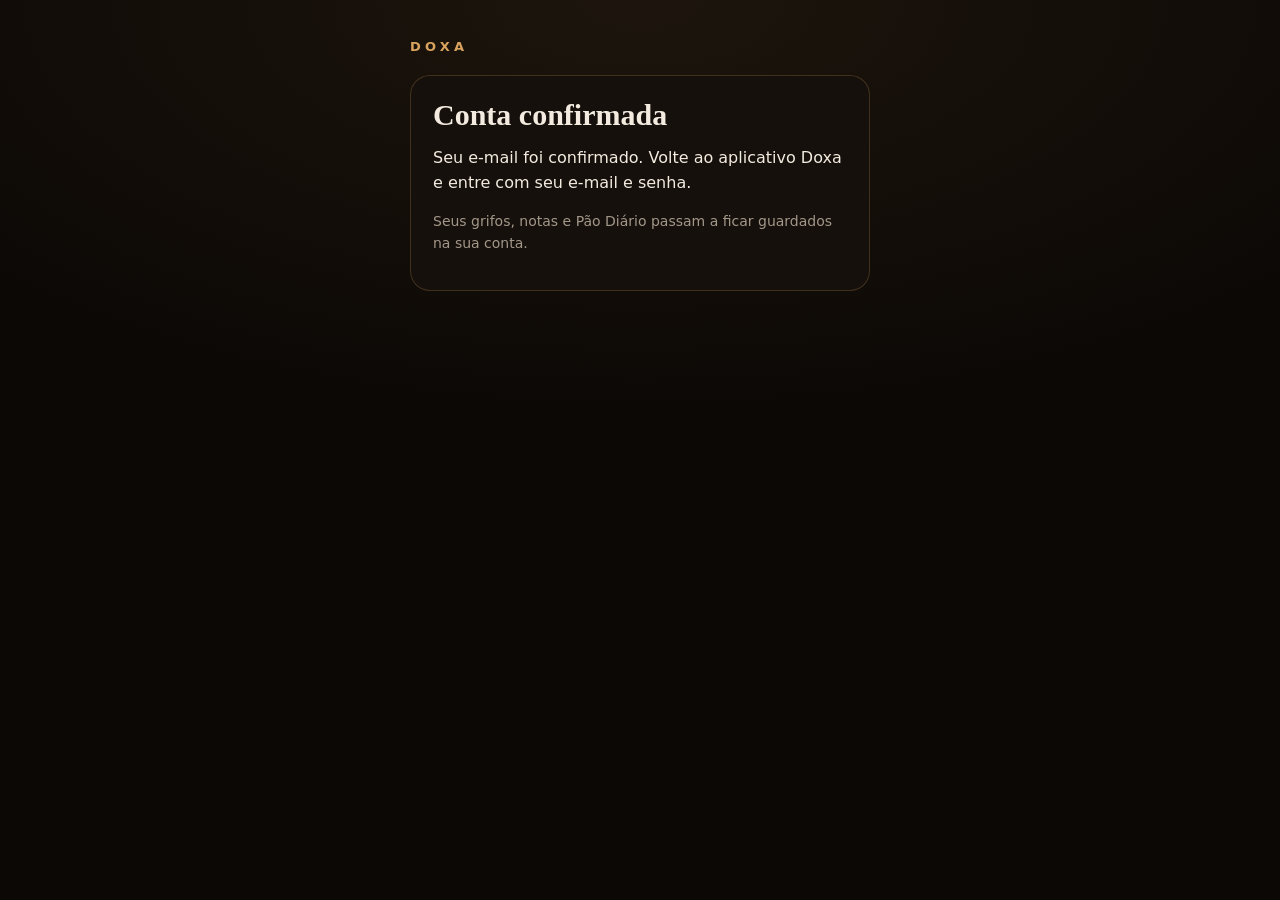
<file: conta/confirmado.html>
<!doctype html><html lang="pt-BR"><head><meta charset="utf-8"><meta name="viewport" content="width=device-width,initial-scale=1"><title>Conta confirmada · Doxa</title><link rel="stylesheet" href="base.css"></head>
<body><main><div class="brand">Doxa</div><div class="card" id="box"><h1>Conta confirmada</h1><p>Seu e-mail foi confirmado. Volte ao aplicativo Doxa e entre com seu e-mail e senha.</p><p class="muted">Seus grifos, notas e Pão Diário passam a ficar guardados na sua conta.</p></div></main>
<script>
// se o link vier com erro (link expirado ou já usado), avisa
const h=new URLSearchParams(location.hash.slice(1)),q=new URLSearchParams(location.search);
const err=h.get('error_description')||q.get('error_description');
if(err){document.getElementById('box').innerHTML='<h1>Link inválido ou expirado</h1><p>Esse link de confirmação já foi usado ou expirou. Se a sua conta já estiver confirmada, é só entrar no aplicativo. Se não, crie a conta de novo no Doxa para receber outro link.</p>'}
</script></body></html>
</file>
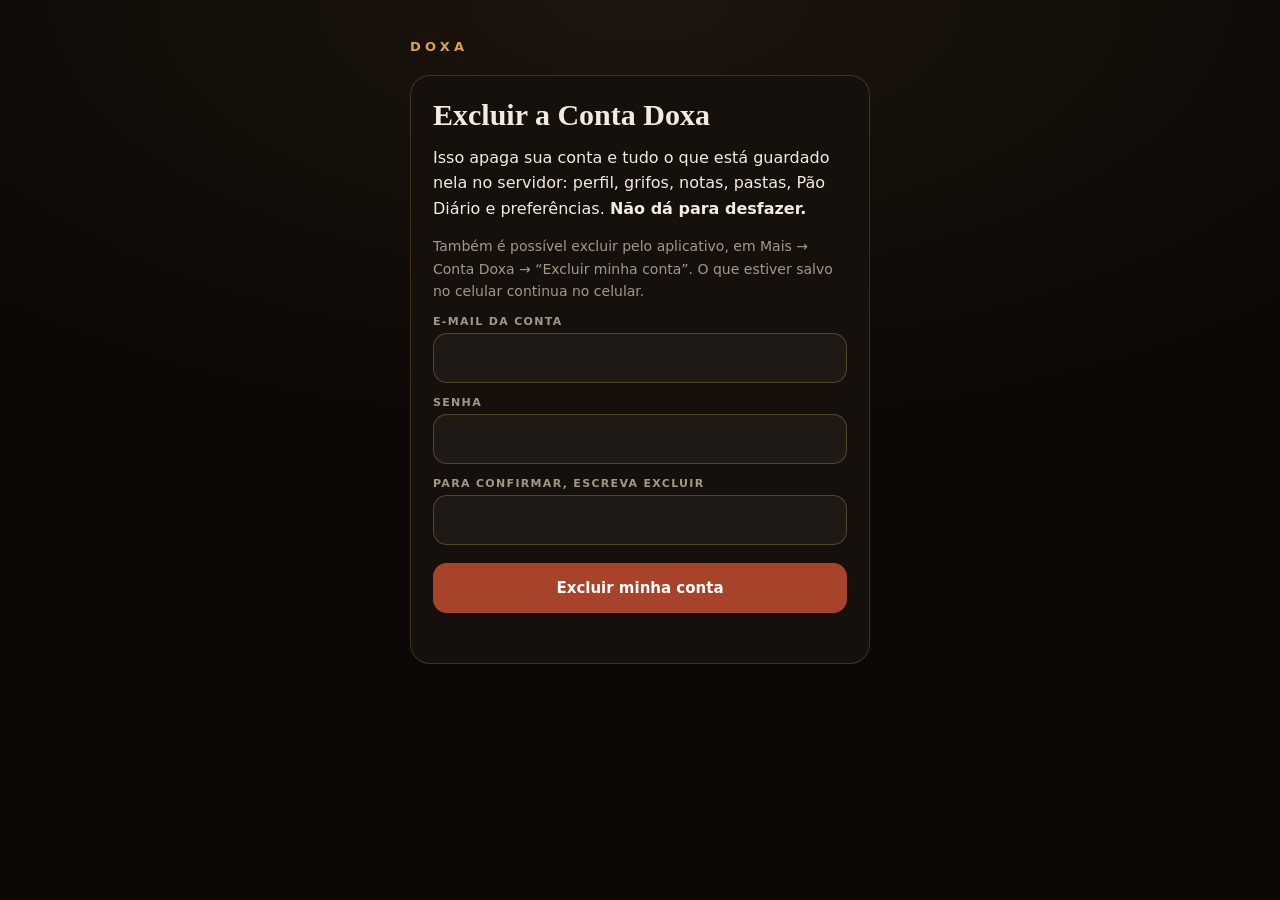
<file: conta/excluir.html>
<!doctype html><html lang="pt-BR"><head><meta charset="utf-8"><meta name="viewport" content="width=device-width,initial-scale=1"><title>Excluir conta · Doxa</title><link rel="stylesheet" href="base.css"></head>
<body><main><div class="brand">Doxa</div><div class="card" id="box"><h1>Excluir a Conta Doxa</h1>
<p>Isso apaga sua conta e tudo o que está guardado nela no servidor: perfil, grifos, notas, pastas, Pão Diário e preferências. <b>Não dá para desfazer.</b></p>
<p class="muted">Também é possível excluir pelo aplicativo, em Mais → Conta Doxa → “Excluir minha conta”. O que estiver salvo no celular continua no celular.</p>
<label for="em">E-mail da conta</label><input id="em" type="email" autocomplete="email">
<label for="pw">Senha</label><input id="pw" type="password" autocomplete="current-password">
<label for="cf">Para confirmar, escreva EXCLUIR</label><input id="cf" autocapitalize="characters">
<button class="danger" id="go" type="button">Excluir minha conta</button><div class="msg" id="msg"></div></div></main>
<script>
const SB='https://fxruwzaaiecqsxkuxmsp.supabase.co',KEY='sb_publishable_aDmA8htcNCaC0IfGLpT5Hg_lx7IOceG';
const msg=t=>{document.getElementById('msg').textContent=t};
document.getElementById('go').addEventListener('click',async()=>{
  const email=document.getElementById('em').value.trim().toLowerCase(),password=document.getElementById('pw').value;
  if(document.getElementById('cf').value.trim().toUpperCase()!=='EXCLUIR')return msg('Escreva EXCLUIR para confirmar.');
  const bt=document.getElementById('go');bt.disabled=true;bt.textContent='Excluindo…';
  try{
    const r=await fetch(SB+'/auth/v1/token?grant_type=password',{method:'POST',headers:{apikey:KEY,'Content-Type':'application/json'},body:JSON.stringify({email,password})});
    const j=await r.json().catch(()=>({}));if(!r.ok||!j.access_token)throw new Error('E-mail ou senha incorretos.');
    const d=await fetch(SB+'/rest/v1/rpc/delete_my_account',{method:'POST',headers:{apikey:KEY,Authorization:'Bearer '+j.access_token,'Content-Type':'application/json'},body:'{}'});
    if(!d.ok)throw new Error('Não foi possível excluir agora. Tente de novo em instantes.');
    document.getElementById('box').innerHTML='<h1>Conta excluída</h1><p>Sua Conta Doxa e os dados guardados nela foram apagados do servidor.</p>';
  }catch(e){msg(e.message);bt.disabled=false;bt.textContent='Excluir minha conta'}
});
</script></body></html>
</file>
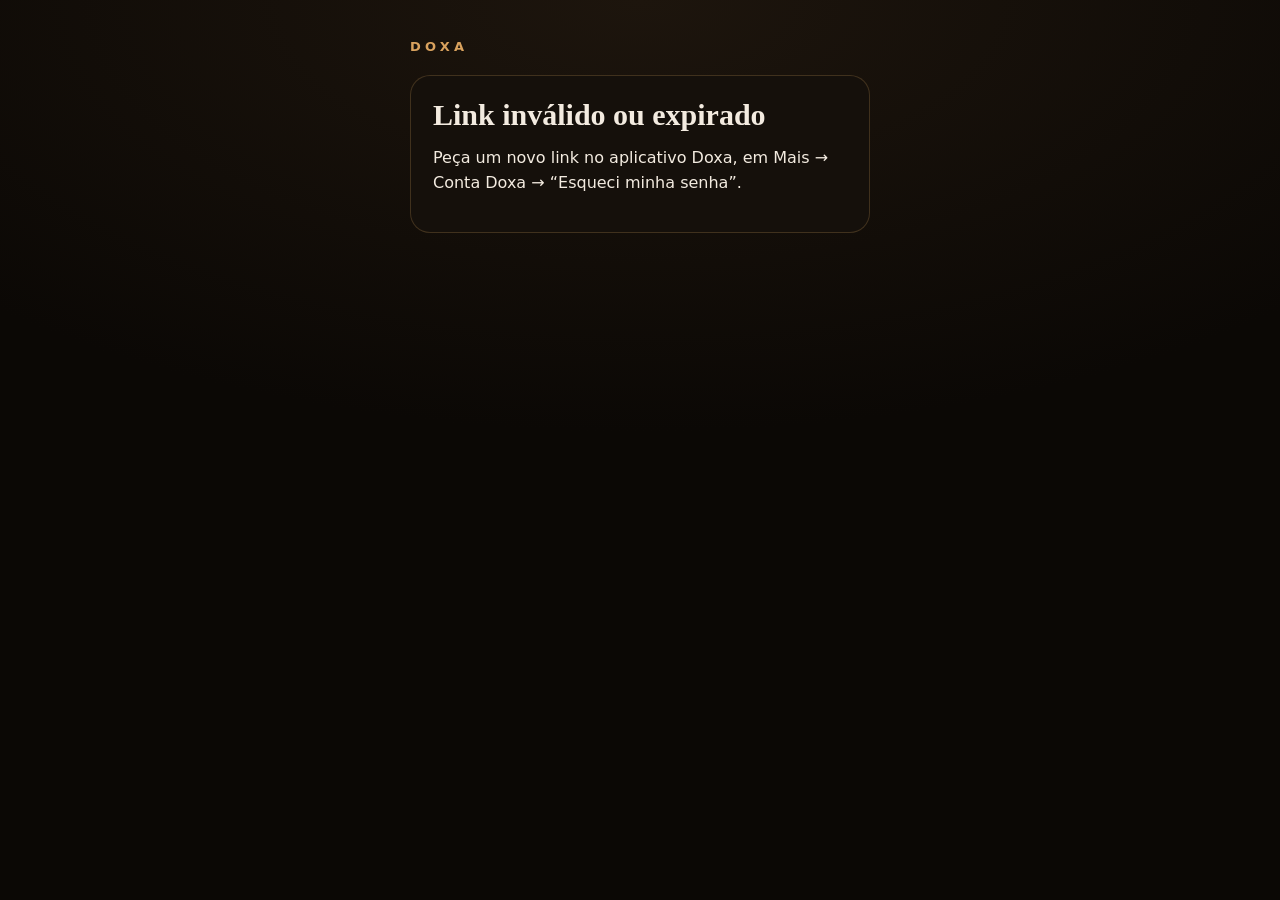
<file: conta/nova-senha.html>
<!doctype html><html lang="pt-BR"><head><meta charset="utf-8"><meta name="viewport" content="width=device-width,initial-scale=1"><title>Nova senha · Doxa</title><link rel="stylesheet" href="base.css"></head>
<body><main><div class="brand">Doxa</div><div class="card" id="box"><h1>Criar nova senha</h1><p class="muted">Escolha a nova senha da sua Conta Doxa.</p>
<label for="p1">Nova senha</label><input id="p1" type="password" autocomplete="new-password" minlength="6">
<label for="p2">Repita a senha</label><input id="p2" type="password" autocomplete="new-password" minlength="6">
<button id="go" type="button">Salvar nova senha</button><div class="msg" id="msg"></div></div></main>
<script>
const SB='https://fxruwzaaiecqsxkuxmsp.supabase.co',KEY='sb_publishable_aDmA8htcNCaC0IfGLpT5Hg_lx7IOceG';
const h=new URLSearchParams(location.hash.slice(1));const token=h.get('access_token');
const msg=(t,ok)=>{const m=document.getElementById('msg');m.textContent=t;m.className='msg'+(ok?' ok':'')};
if(!token){document.getElementById('box').innerHTML='<h1>Link inválido ou expirado</h1><p>Peça um novo link no aplicativo Doxa, em Mais → Conta Doxa → “Esqueci minha senha”.</p>'}
document.getElementById('go')?.addEventListener('click',async()=>{
  const a=document.getElementById('p1').value,b=document.getElementById('p2').value;
  if(a.length<6)return msg('A senha precisa ter pelo menos 6 caracteres.');
  if(a!==b)return msg('As duas senhas não são iguais.');
  const bt=document.getElementById('go');bt.disabled=true;bt.textContent='Salvando…';
  try{const r=await fetch(SB+'/auth/v1/user',{method:'PUT',headers:{apikey:KEY,Authorization:'Bearer '+token,'Content-Type':'application/json'},body:JSON.stringify({password:a})});
    if(!r.ok){const j=await r.json().catch(()=>({}));throw new Error(/same/i.test(j.msg||'')?'A nova senha precisa ser diferente da anterior.':'Não foi possível salvar. Peça um novo link no aplicativo.')}
    history.replaceState(null,'',location.pathname);
    document.getElementById('box').innerHTML='<h1>Senha alterada</h1><p>Pronto. Volte ao aplicativo Doxa e entre com a nova senha.</p>';
  }catch(e){msg(e.message);bt.disabled=false;bt.textContent='Salvar nova senha'}
});
</script></body></html>
</file>
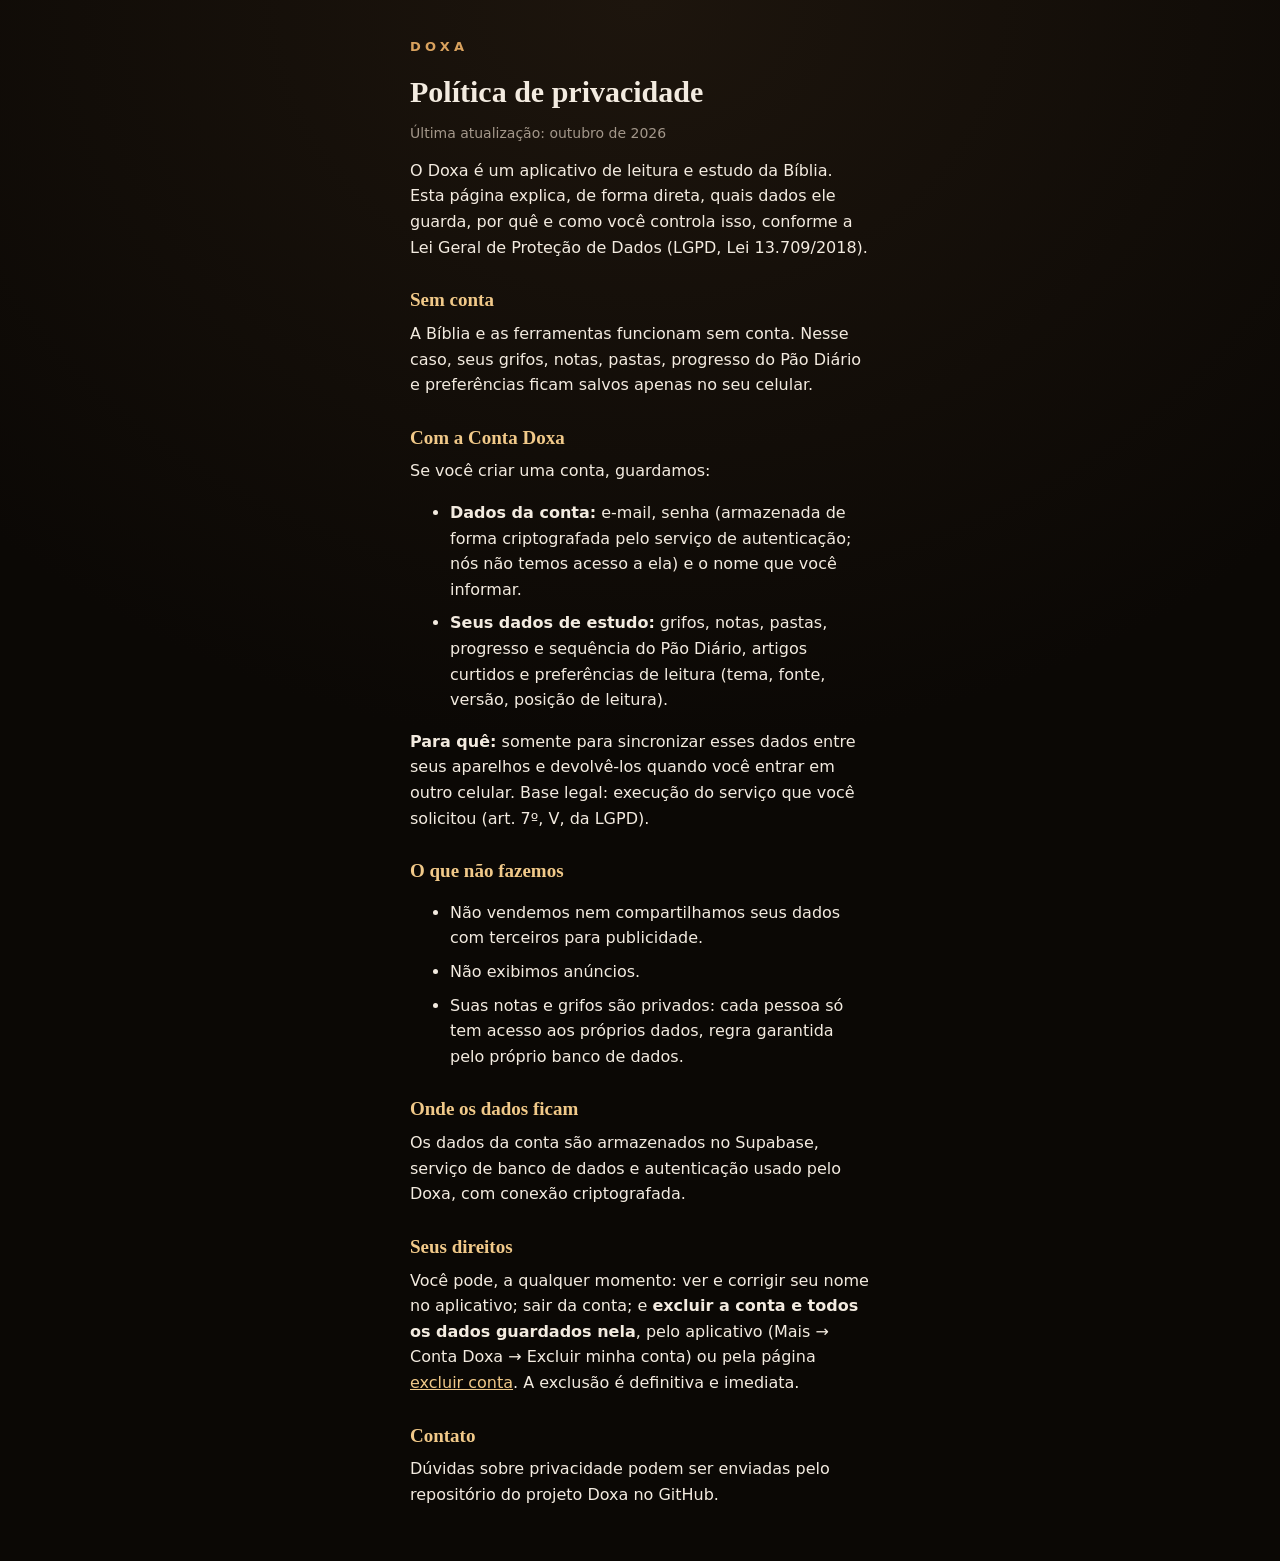
<file: conta/privacidade.html>
<!doctype html><html lang="pt-BR"><head><meta charset="utf-8"><meta name="viewport" content="width=device-width,initial-scale=1"><title>Política de privacidade · Doxa</title><link rel="stylesheet" href="base.css"></head>
<body><main><div class="brand">Doxa</div><h1>Política de privacidade</h1><p class="muted">Última atualização: outubro de 2026</p>
<p>O Doxa é um aplicativo de leitura e estudo da Bíblia. Esta página explica, de forma direta, quais dados ele guarda, por quê e como você controla isso, conforme a Lei Geral de Proteção de Dados (LGPD, Lei 13.709/2018).</p>
<h2>Sem conta</h2><p>A Bíblia e as ferramentas funcionam sem conta. Nesse caso, seus grifos, notas, pastas, progresso do Pão Diário e preferências ficam salvos apenas no seu celular.</p>
<h2>Com a Conta Doxa</h2><p>Se você criar uma conta, guardamos:</p>
<ul><li><b>Dados da conta:</b> e-mail, senha (armazenada de forma criptografada pelo serviço de autenticação; nós não temos acesso a ela) e o nome que você informar.</li>
<li><b>Seus dados de estudo:</b> grifos, notas, pastas, progresso e sequência do Pão Diário, artigos curtidos e preferências de leitura (tema, fonte, versão, posição de leitura).</li></ul>
<p><b>Para quê:</b> somente para sincronizar esses dados entre seus aparelhos e devolvê-los quando você entrar em outro celular. Base legal: execução do serviço que você solicitou (art. 7º, V, da LGPD).</p>
<h2>O que não fazemos</h2><ul><li>Não vendemos nem compartilhamos seus dados com terceiros para publicidade.</li><li>Não exibimos anúncios.</li><li>Suas notas e grifos são privados: cada pessoa só tem acesso aos próprios dados, regra garantida pelo próprio banco de dados.</li></ul>
<h2>Onde os dados ficam</h2><p>Os dados da conta são armazenados no Supabase, serviço de banco de dados e autenticação usado pelo Doxa, com conexão criptografada.</p>
<h2>Seus direitos</h2><p>Você pode, a qualquer momento: ver e corrigir seu nome no aplicativo; sair da conta; e <b>excluir a conta e todos os dados guardados nela</b>, pelo aplicativo (Mais → Conta Doxa → Excluir minha conta) ou pela página <a href="excluir.html">excluir conta</a>. A exclusão é definitiva e imediata.</p>
<h2>Contato</h2><p>Dúvidas sobre privacidade podem ser enviadas pelo repositório do projeto Doxa no GitHub.</p>
</main></body></html>
</file>
<file: conta/base.css>
:root{--bg:#0b0805;--panel:#15100b;--text:#f3ebe0;--muted:#a3978a;--gold:#d9a25e;--gold2:#f1c989}
*{box-sizing:border-box}
body{margin:0;min-height:100vh;background:radial-gradient(120% 80% at 50% 0%,#1d150d 0%,var(--bg) 60%);color:var(--text);font:400 16px/1.6 system-ui,-apple-system,Segoe UI,Roboto,sans-serif;display:flex;justify-content:center;padding:40px 18px}
main{width:100%;max-width:460px}
.brand{font:600 13px/1 system-ui,sans-serif;letter-spacing:.32em;color:var(--gold);text-transform:uppercase;margin-bottom:22px}
h1{font:600 30px/1.15 Georgia,'Times New Roman',serif;margin:0 0 12px}
h2{font:600 19px/1.3 Georgia,serif;margin:28px 0 8px;color:var(--gold2)}
p{margin:0 0 14px;color:var(--text)} .muted{color:var(--muted);font-size:14px}
.card{background:var(--panel);border:1px solid rgba(217,162,94,.22);border-radius:20px;padding:22px}
label{display:block;margin:14px 0 6px;font:600 11px/1 system-ui,sans-serif;letter-spacing:.12em;text-transform:uppercase;color:var(--muted)}
input{width:100%;height:50px;padding:0 14px;border-radius:14px;border:1px solid rgba(217,162,94,.3);background:rgba(255,255,255,.04);color:var(--text);font:500 16px system-ui,sans-serif;outline:none}
input:focus{border-color:rgba(217,162,94,.7)}
button{width:100%;height:50px;margin-top:18px;border:0;border-radius:14px;background:linear-gradient(180deg,#e4b06a,#c98f44);color:#1b1206;font:700 15px system-ui,sans-serif;cursor:pointer}
button.danger{background:#a8432b;color:#fff}
button:disabled{opacity:.6}
.msg{margin-top:14px;font-size:14px;color:#e8a088;min-height:1em} .msg.ok{color:#8cc79a}
a{color:var(--gold2)}
li{margin-bottom:8px}
</file>
